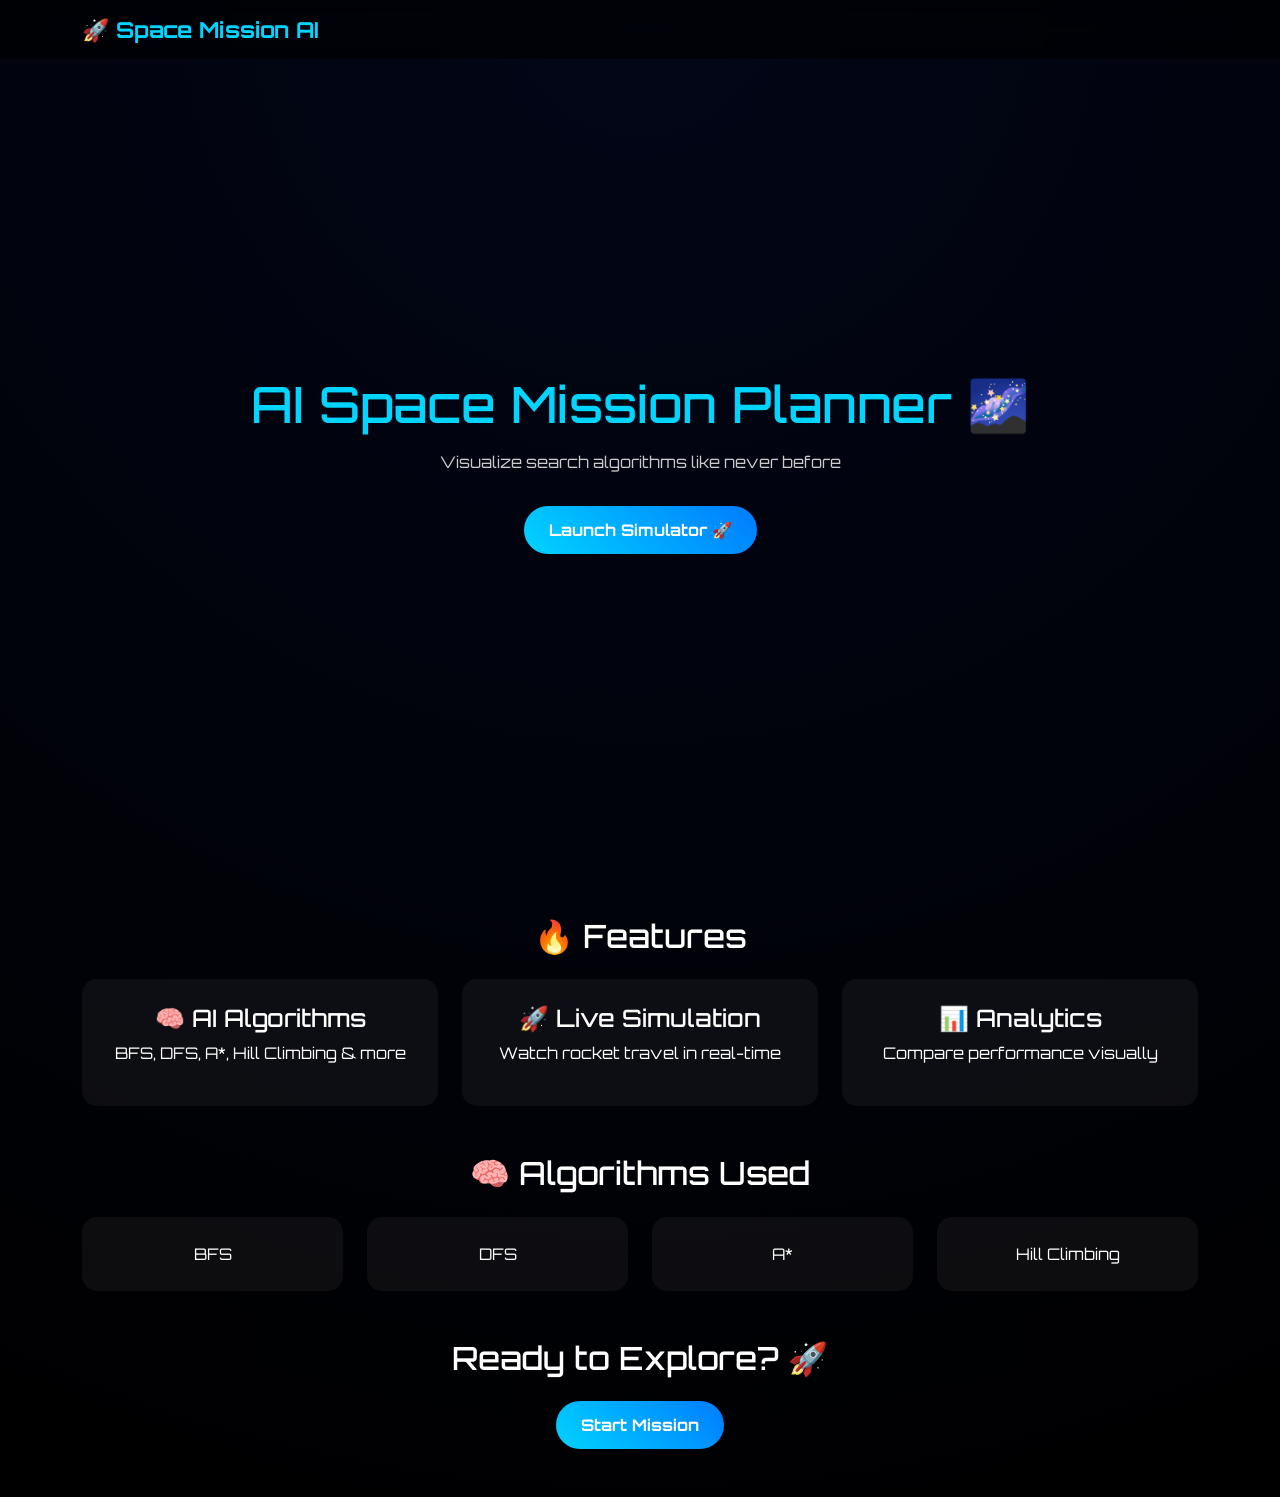
<file: space ai/templates/landing.html>
<!DOCTYPE html>
<html lang="en">
<head>
<meta charset="UTF-8">
<title>Space Mission AI 🚀</title>

<link href="https://cdn.jsdelivr.net/npm/bootstrap@5.3.0/dist/css/bootstrap.min.css" rel="stylesheet">

<link href="https://fonts.googleapis.com/css2?family=Orbitron:wght@400;600&display=swap" rel="stylesheet">

<style>

/* 🌌 BACKGROUND */
body {
    font-family: 'Orbitron', sans-serif;
    background: radial-gradient(circle at top, #020617, #000);
    color: white;
    overflow-x: hidden;
}

/* STARS */
.stars {
    position: fixed;
    width: 100%;
    height: 100%;
    background: url("https://www.transparenttextures.com/patterns/stardust.png");
    opacity: 0.3;
    z-index: -1;
}

/* NAVBAR */
.navbar {
    background: rgba(0,0,0,0.6);
    backdrop-filter: blur(10px);
}

.navbar-brand {
    color: #00d4ff !important;
    font-size: 22px;
    font-weight: bold;
}

/* HERO */
.hero {
    height: 90vh;
    display: flex;
    align-items: center;
    text-align: center;
}

.hero h1 {
    font-size: 50px;
    color: #00d4ff;
}

.hero p {
    color: #ccc;
}

.btn-glow {
    background: linear-gradient(45deg, #00d4ff, #007bff);
    border: none;
    padding: 12px 25px;
    color: white;
    font-weight: bold;
    border-radius: 30px;
    transition: 0.3s;
}

.btn-glow:hover {
    transform: scale(1.1);
    box-shadow: 0 0 20px #00d4ff;
}

/* FEATURES */
.feature-card {
    background: rgba(255,255,255,0.05);
    padding: 25px;
    border-radius: 15px;
    text-align: center;
    transition: 0.3s;
}

.feature-card:hover {
    transform: translateY(-10px);
    box-shadow: 0 0 25px #00d4ff;
}

/* ANIMATION */
.fade-up {
    opacity: 0;
    transform: translateY(50px);
    transition: 1s;
}

.fade-up.show {
    opacity: 1;
    transform: translateY(0);
}

</style>
</head>

<body>

<div class="stars"></div>

<!-- NAVBAR -->
<nav class="navbar">
    <div class="container">
        <a class="navbar-brand">🚀 Space Mission AI</a>
    </div>
</nav>

<!-- HERO -->
<section class="hero">
    <div class="container fade-up">
        <h1>AI Space Mission Planner 🌌</h1>
        <p class="mt-3">Visualize search algorithms like never before</p>
        <a href="/" class="btn btn-glow mt-3">Launch Simulator 🚀</a>
    </div>
</section>

<!-- FEATURES -->
<section class="container text-center mt-5">

    <h2 class="mb-4 fade-up">🔥 Features</h2>

    <div class="row">

        <div class="col-md-4 fade-up">
            <div class="feature-card">
                <h4>🧠 AI Algorithms</h4>
                <p>BFS, DFS, A*, Hill Climbing & more</p>
            </div>
        </div>

        <div class="col-md-4 fade-up">
            <div class="feature-card">
                <h4>🚀 Live Simulation</h4>
                <p>Watch rocket travel in real-time</p>
            </div>
        </div>

        <div class="col-md-4 fade-up">
            <div class="feature-card">
                <h4>📊 Analytics</h4>
                <p>Compare performance visually</p>
            </div>
        </div>

    </div>

</section>

<!-- ALGORITHMS -->
<section class="container text-center mt-5">

    <h2 class="mb-4 fade-up">🧠 Algorithms Used</h2>

    <div class="row">

        <div class="col-md-3 fade-up">
            <div class="feature-card">BFS</div>
        </div>

        <div class="col-md-3 fade-up">
            <div class="feature-card">DFS</div>
        </div>

        <div class="col-md-3 fade-up">
            <div class="feature-card">A*</div>
        </div>

        <div class="col-md-3 fade-up">
            <div class="feature-card">Hill Climbing</div>
        </div>

    </div>

</section>

<!-- CTA -->
<section class="text-center mt-5 mb-5 fade-up">
    <h2>Ready to Explore? 🚀</h2>
    <a href="/" class="btn btn-glow mt-3">Start Mission</a>
</section>

<script>

/* SCROLL ANIMATION */
let elements = document.querySelectorAll(".fade-up");

function showOnScroll() {
    let trigger = window.innerHeight - 100;

    elements.forEach(el => {
        let top = el.getBoundingClientRect().top;
        if (top < trigger) {
            el.classList.add("show");
        }
    });
}

window.addEventListener("scroll", showOnScroll);
showOnScroll();

</script>

</body>
</html>
</file>
